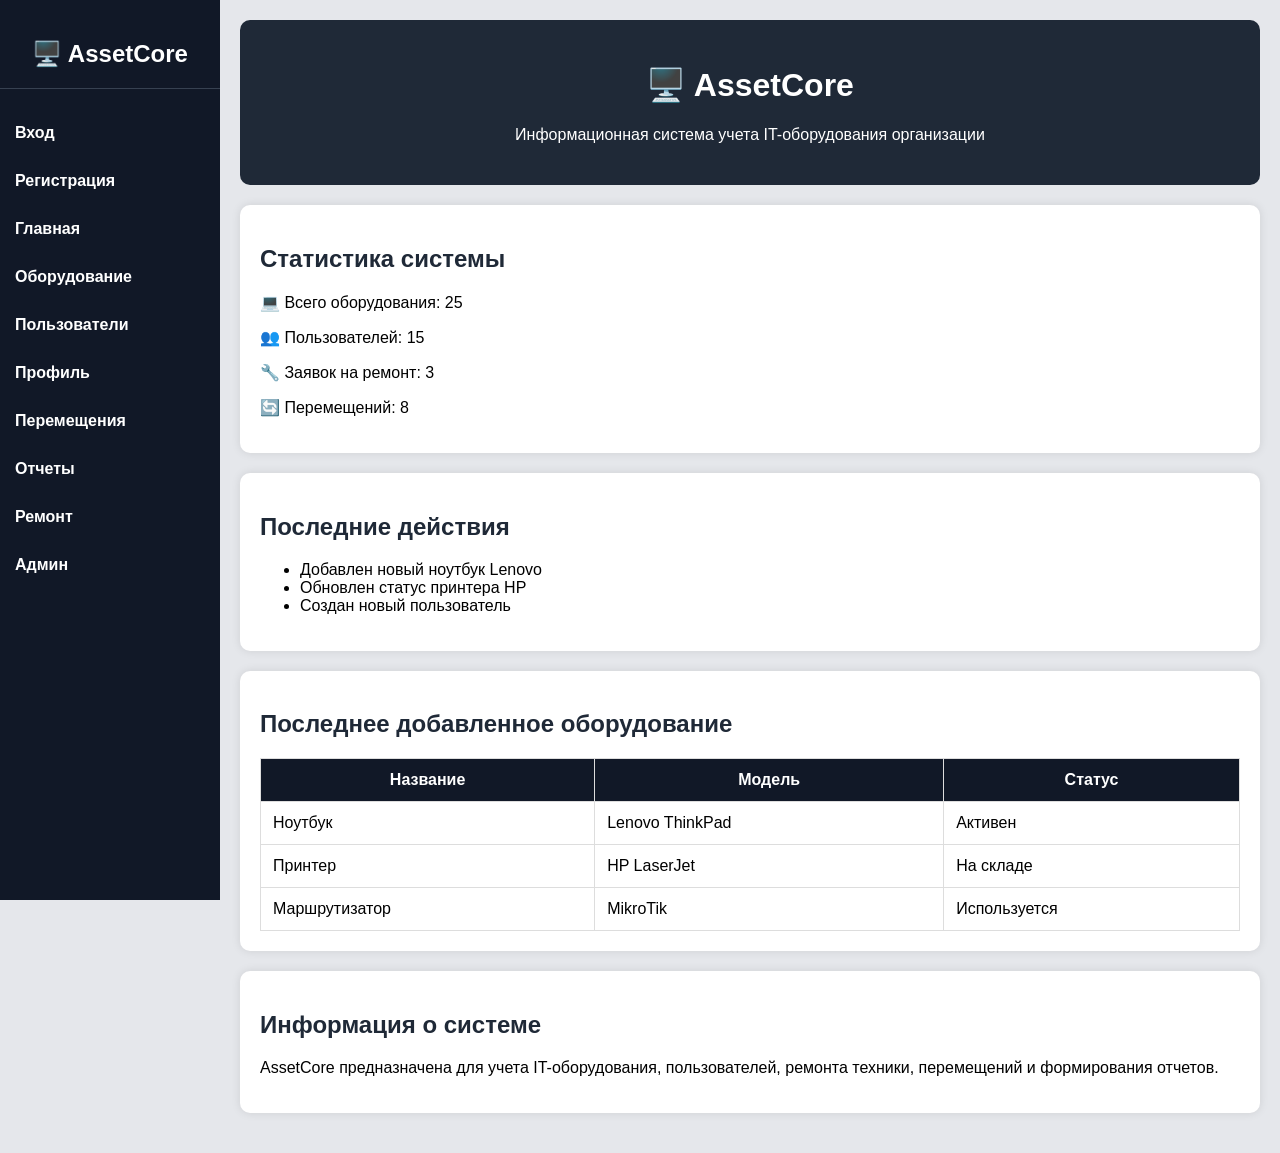
<file: index.html>
<!DOCTYPE html>
<html lang="ru">

<head>
    <meta charset="UTF-8">
    <meta name="viewport" content="width=device-width, initial-scale=1.0">
    <title>AssetCore - Главная</title>
    <link rel="stylesheet" href="style.css">
</head>

<body>

<div class="sidebar">

    <h2>🖥️ AssetCore</h2>

    <a href="login.html">Вход</a>
    <a href="register.html">Регистрация</a>
    <a href="index.html">Главная</a>
    <a href="equipment.html">Оборудование</a>
    <a href="users.html">Пользователи</a>
    <a href="profile.html">Профиль</a>
    <a href="movement.html">Перемещения</a>
    <a href="reports.html">Отчеты</a>
    <a href="repair.html">Ремонт</a>
    <a href="admin.html">Админ</a>

</div>

<div class="main">

<header>
    <h1>🖥️ AssetCore</h1>
    <p>Информационная система учета IT-оборудования организации</p>
</header>

<div class="container">

    <div class="card">
        <h2>Статистика системы</h2>

        <p>💻 Всего оборудования: 25</p>
        <p>👥 Пользователей: 15</p>
        <p>🔧 Заявок на ремонт: 3</p>
        <p>🔄 Перемещений: 8</p>
    </div>

    <div class="card">
        <h2>Последние действия</h2>

        <ul>
            <li>Добавлен новый ноутбук Lenovo</li>
            <li>Обновлен статус принтера HP</li>
            <li>Создан новый пользователь</li>
        </ul>
    </div>

    <div class="card">
        <h2>Последнее добавленное оборудование</h2>

        <table width="100%" border="1" cellspacing="0" cellpadding="10">

            <tr>
                <th>Название</th>
                <th>Модель</th>
                <th>Статус</th>
            </tr>

            <tr>
                <td>Ноутбук</td>
                <td>Lenovo ThinkPad</td>
                <td>Активен</td>
            </tr>

            <tr>
                <td>Принтер</td>
                <td>HP LaserJet</td>
                <td>На складе</td>
            </tr>

            <tr>
                <td>Маршрутизатор</td>
                <td>MikroTik</td>
                <td>Используется</td>
            </tr>

        </table>

    </div>

    <div class="card">
        <h2>Информация о системе</h2>

        <p>
            AssetCore предназначена для учета IT-оборудования,
            пользователей, ремонта техники, перемещений и формирования отчетов.
        </p>
    </div>

</div>

</div>

<script src="script.js"></script>

</body>
</html>
</file>
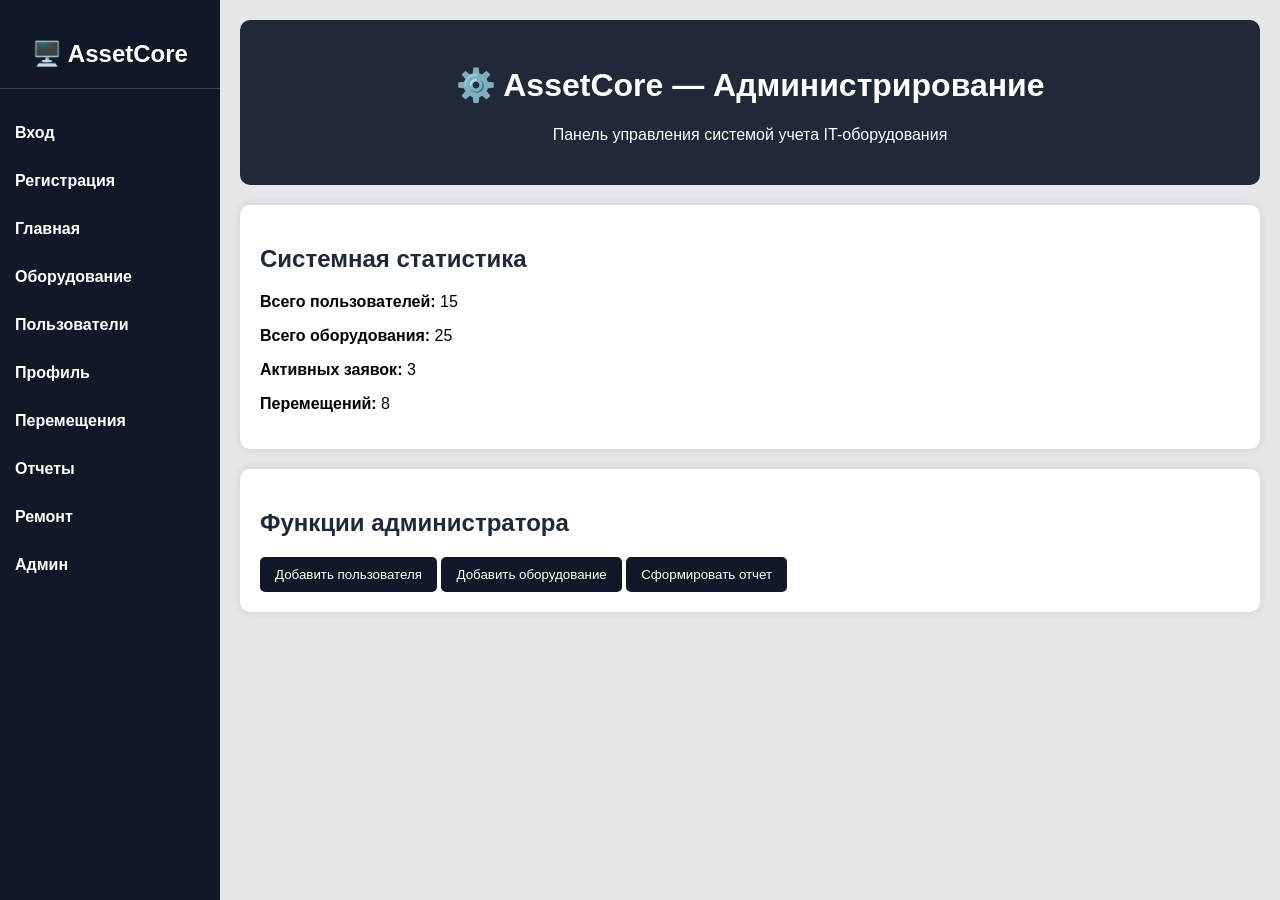
<file: admin.html>
<!DOCTYPE html>
<html lang="ru">

<head>
    <meta charset="UTF-8">
    <meta name="viewport" content="width=device-width, initial-scale=1.0">
    <title>AssetCore - Администрирование</title>
    <link rel="stylesheet" href="style.css">
</head>

<body>

<div class="sidebar">

    <h2>🖥️ AssetCore</h2>

    <a href="login.html">Вход</a>
    <a href="register.html">Регистрация</a>
    <a href="index.html">Главная</a>
    <a href="equipment.html">Оборудование</a>
    <a href="users.html">Пользователи</a>
    <a href="profile.html">Профиль</a>
    <a href="movement.html">Перемещения</a>
    <a href="reports.html">Отчеты</a>
    <a href="repair.html">Ремонт</a>
    <a href="admin.html">Админ</a>

</div>

<div class="main">

<header>
    <h1>⚙️ AssetCore — Администрирование</h1>
    <p>Панель управления системой учета IT-оборудования</p>
</header>

<div class="container">

    <div class="card">

        <h2>Системная статистика</h2>

        <p><strong>Всего пользователей:</strong> 15</p>
        <p><strong>Всего оборудования:</strong> 25</p>
        <p><strong>Активных заявок:</strong> 3</p>
        <p><strong>Перемещений:</strong> 8</p>

    </div>

    <div class="card">

        <h2>Функции администратора</h2>

        <button>Добавить пользователя</button>
        <button>Добавить оборудование</button>
        <button>Сформировать отчет</button>

    </div>

</div>

</div>

<script src="script.js"></script>

</body>
</html>
</file>
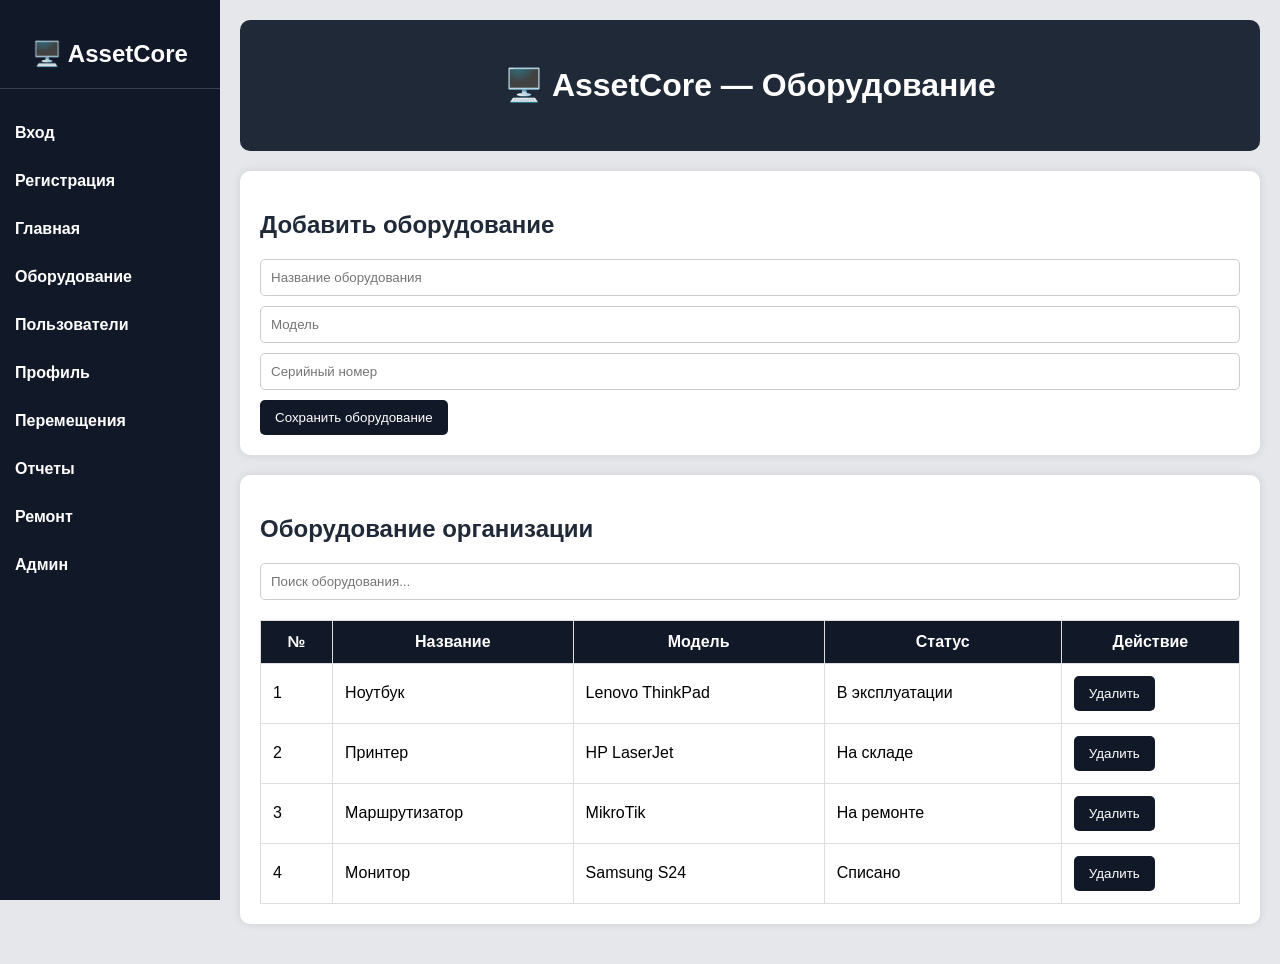
<file: equipment.html>
<!DOCTYPE html>
<html lang="ru">

<head>
    <meta charset="UTF-8">
    <meta name="viewport" content="width=device-width, initial-scale=1.0">
    <title>AssetCore - Оборудование</title>
    <link rel="stylesheet" href="style.css">
</head>

<body>

<div class="sidebar">

    <h2>🖥️ AssetCore</h2>

    <a href="login.html">Вход</a>
    <a href="register.html">Регистрация</a>
    <a href="index.html">Главная</a>
    <a href="equipment.html">Оборудование</a>
    <a href="users.html">Пользователи</a>
    <a href="profile.html">Профиль</a>
    <a href="movement.html">Перемещения</a>
    <a href="reports.html">Отчеты</a>
    <a href="repair.html">Ремонт</a>
    <a href="admin.html">Админ</a>

</div>

<div class="main">

<header>
    <h1>🖥️ AssetCore — Оборудование</h1>
</header>

<div class="container">

    <div class="card">

        <h2>Добавить оборудование</h2>

        <input type="text" placeholder="Название оборудования"
        style="width:100%; padding:10px; margin-bottom:10px;">

        <input type="text" placeholder="Модель"
        style="width:100%; padding:10px; margin-bottom:10px;">

        <input type="text" placeholder="Серийный номер"
        style="width:100%; padding:10px; margin-bottom:10px;">

        <button onclick="addEquipment()">
            Сохранить оборудование
        </button>

    </div>

    <div class="card">

        <h2>Оборудование организации</h2>

        <input type="text" placeholder="Поиск оборудования..."
        style="width:100%; padding:10px; margin-bottom:20px;">

        <table width="100%" border="1" cellspacing="0" cellpadding="10">

            <tr>
                <th>№</th>
                <th>Название</th>
                <th>Модель</th>
                <th>Статус</th>
                <th>Действие</th>
            </tr>

            <tr>
                <td>1</td>
                <td>Ноутбук</td>
                <td>Lenovo ThinkPad</td>
                <td>В эксплуатации</td>
                <td>
                    <button onclick="deleteItem()">Удалить</button>
                </td>
            </tr>

            <tr>
                <td>2</td>
                <td>Принтер</td>
                <td>HP LaserJet</td>
                <td>На складе</td>
                <td>
                    <button onclick="deleteItem()">Удалить</button>
                </td>
            </tr>

            <tr>
                <td>3</td>
                <td>Маршрутизатор</td>
                <td>MikroTik</td>
                <td>На ремонте</td>
                <td>
                    <button onclick="deleteItem()">Удалить</button>
                </td>
            </tr>

            <tr>
                <td>4</td>
                <td>Монитор</td>
                <td>Samsung S24</td>
                <td>Списано</td>
                <td>
                    <button onclick="deleteItem()">Удалить</button>
                </td>
            </tr>

        </table>

    </div>

</div>

</div>

<script src="script.js"></script>

</body>
</html>
</file>
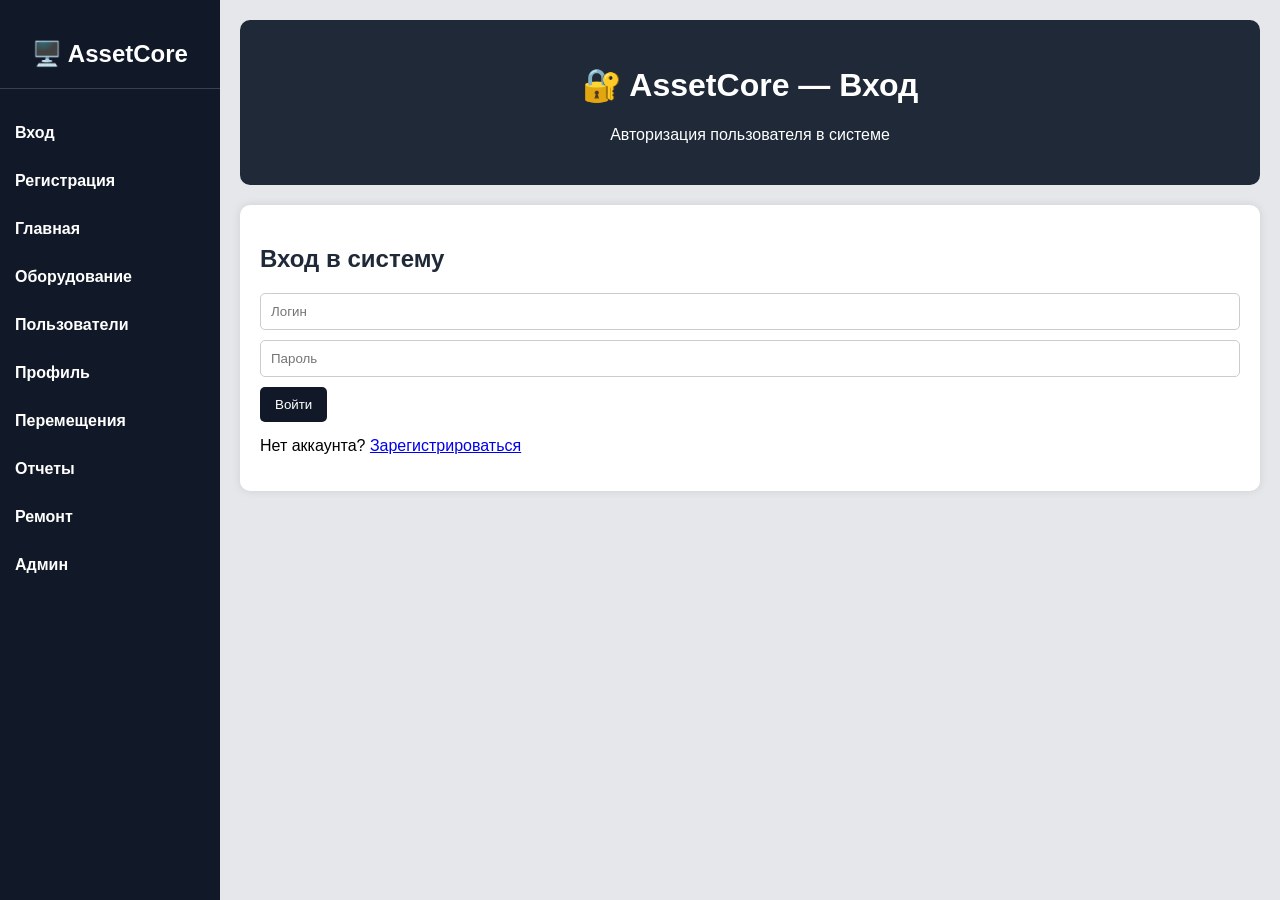
<file: login.html>
<!DOCTYPE html>
<html lang="ru">

<head>
    <meta charset="UTF-8">
    <meta name="viewport" content="width=device-width, initial-scale=1.0">
    <title>AssetCore - Вход</title>
    <link rel="stylesheet" href="style.css">
</head>

<body>

<div class="sidebar">

    <h2>🖥️ AssetCore</h2>

    <a href="login.html">Вход</a>
    <a href="register.html">Регистрация</a>
    <a href="index.html">Главная</a>
    <a href="equipment.html">Оборудование</a>
    <a href="users.html">Пользователи</a>
    <a href="profile.html">Профиль</a>
    <a href="movement.html">Перемещения</a>
    <a href="reports.html">Отчеты</a>
    <a href="repair.html">Ремонт</a>
    <a href="admin.html">Админ</a>

</div>

<div class="main">

<header>
    <h1>🔐 AssetCore — Вход</h1>
    <p>Авторизация пользователя в системе</p>
</header>

<div class="container">

    <div class="card">

        <h2>Вход в систему</h2>

        <input type="text" placeholder="Логин">

        <input type="password" placeholder="Пароль">

        <button onclick="loginUser()">
            Войти
        </button>

        <p style="margin-top:15px;">
            Нет аккаунта?
            <a href="register.html">Зарегистрироваться</a>
        </p>

    </div>

</div>

</div>

<script src="script.js"></script>

</body>
</html>
</file>
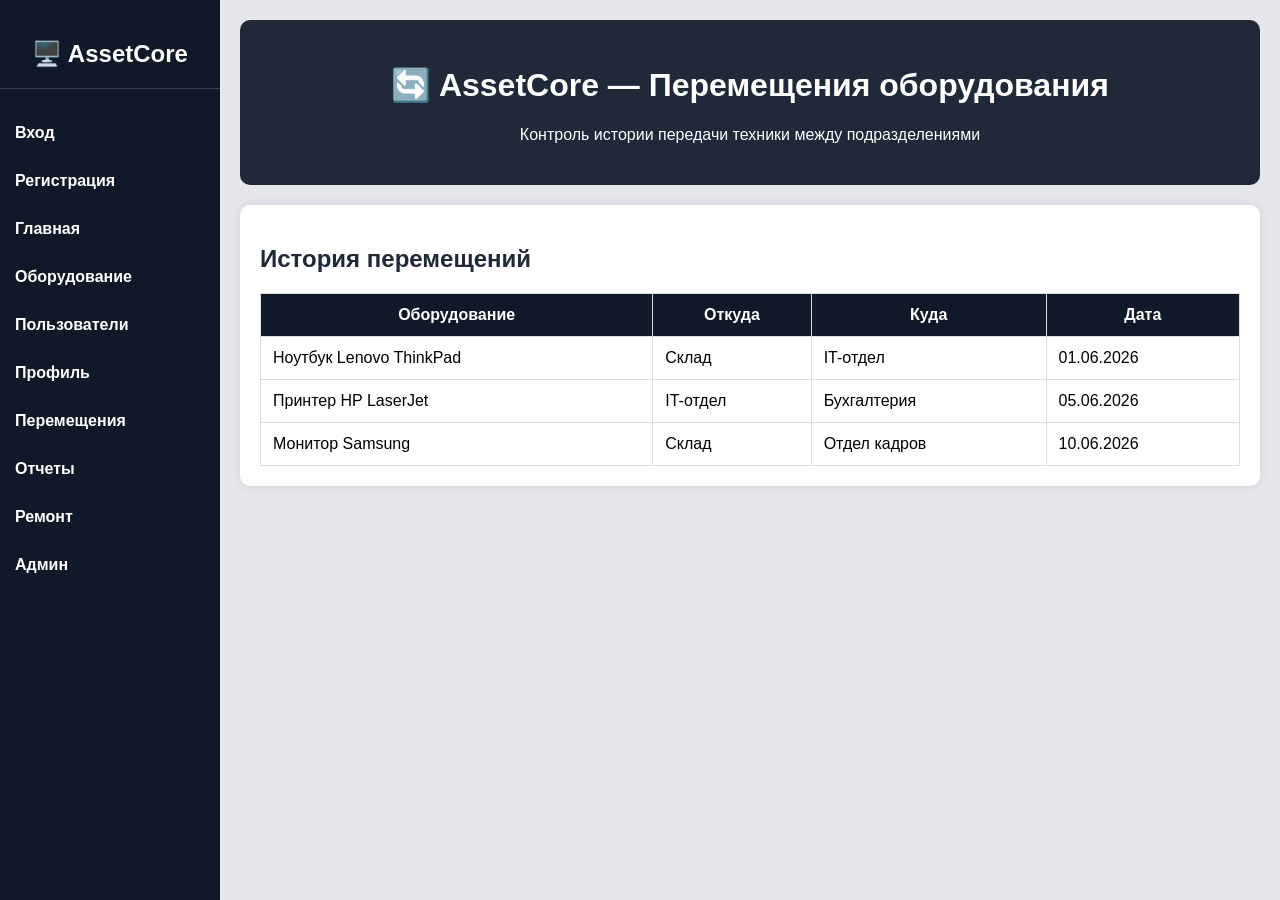
<file: movement.html>
<!DOCTYPE html>
<html lang="ru">

<head>
    <meta charset="UTF-8">
    <meta name="viewport" content="width=device-width, initial-scale=1.0">
    <title>AssetCore - Перемещения</title>
    <link rel="stylesheet" href="style.css">
</head>

<body>

<div class="sidebar">

    <h2>🖥️ AssetCore</h2>

    <a href="login.html">Вход</a>
    <a href="register.html">Регистрация</a>
    <a href="index.html">Главная</a>
    <a href="equipment.html">Оборудование</a>
    <a href="users.html">Пользователи</a>
    <a href="profile.html">Профиль</a>
    <a href="movement.html">Перемещения</a>
    <a href="reports.html">Отчеты</a>
    <a href="repair.html">Ремонт</a>
    <a href="admin.html">Админ</a>

</div>

<div class="main">

<header>
    <h1>🔄 AssetCore — Перемещения оборудования</h1>
    <p>Контроль истории передачи техники между подразделениями</p>
</header>

<div class="container">

    <div class="card">

        <h2>История перемещений</h2>

        <table width="100%" border="1" cellspacing="0" cellpadding="10">

            <tr>
                <th>Оборудование</th>
                <th>Откуда</th>
                <th>Куда</th>
                <th>Дата</th>
            </tr>

            <tr>
                <td>Ноутбук Lenovo ThinkPad</td>
                <td>Склад</td>
                <td>IT-отдел</td>
                <td>01.06.2026</td>
            </tr>

            <tr>
                <td>Принтер HP LaserJet</td>
                <td>IT-отдел</td>
                <td>Бухгалтерия</td>
                <td>05.06.2026</td>
            </tr>

            <tr>
                <td>Монитор Samsung</td>
                <td>Склад</td>
                <td>Отдел кадров</td>
                <td>10.06.2026</td>
            </tr>

        </table>

    </div>

</div>

</div>

<script src="script.js"></script>

</body>
</html>
</file>
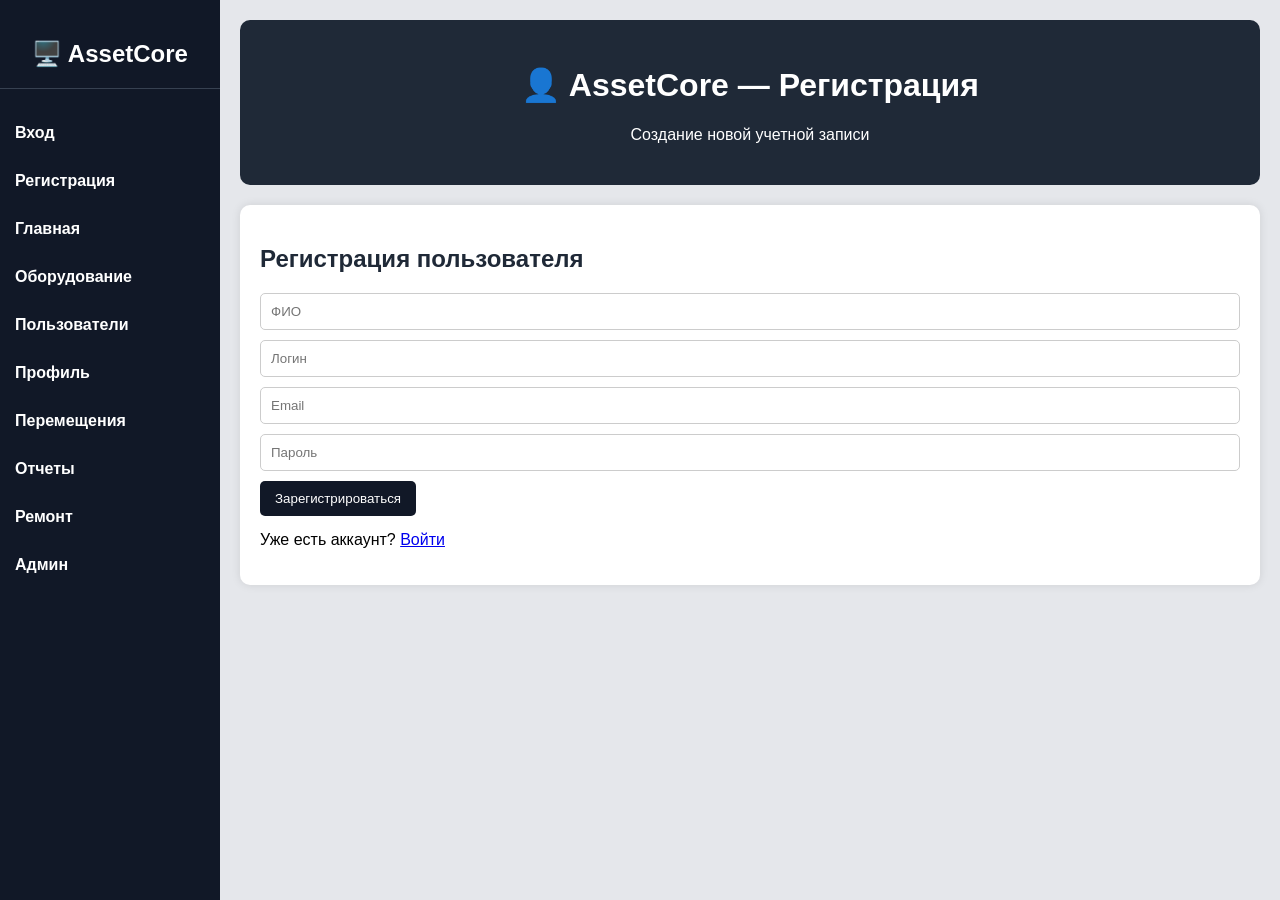
<file: register.html>
<!DOCTYPE html>
<html lang="ru">

<head>
    <meta charset="UTF-8">
    <meta name="viewport" content="width=device-width, initial-scale=1.0">
    <title>AssetCore - Регистрация</title>
    <link rel="stylesheet" href="style.css">
</head>

<body>

<div class="sidebar">

    <h2>🖥️ AssetCore</h2>

    <a href="login.html">Вход</a>
    <a href="register.html">Регистрация</a>
    <a href="index.html">Главная</a>
    <a href="equipment.html">Оборудование</a>
    <a href="users.html">Пользователи</a>
    <a href="profile.html">Профиль</a>
    <a href="movement.html">Перемещения</a>
    <a href="reports.html">Отчеты</a>
    <a href="repair.html">Ремонт</a>
    <a href="admin.html">Админ</a>

</div>

<div class="main">

<header>
    <h1>👤 AssetCore — Регистрация</h1>
    <p>Создание новой учетной записи</p>
</header>

<div class="container">

    <div class="card">

        <h2>Регистрация пользователя</h2>

        <input type="text" placeholder="ФИО">

        <input type="text" placeholder="Логин">

        <input type="email" placeholder="Email">

        <input type="password" placeholder="Пароль">

        <button onclick="registerUser()">
            Зарегистрироваться
        </button>

        <p style="margin-top:15px;">
            Уже есть аккаунт?
            <a href="login.html">Войти</a>
        </p>

    </div>

</div>

</div>

<script src="script.js"></script>

</body>
</html>
</file>
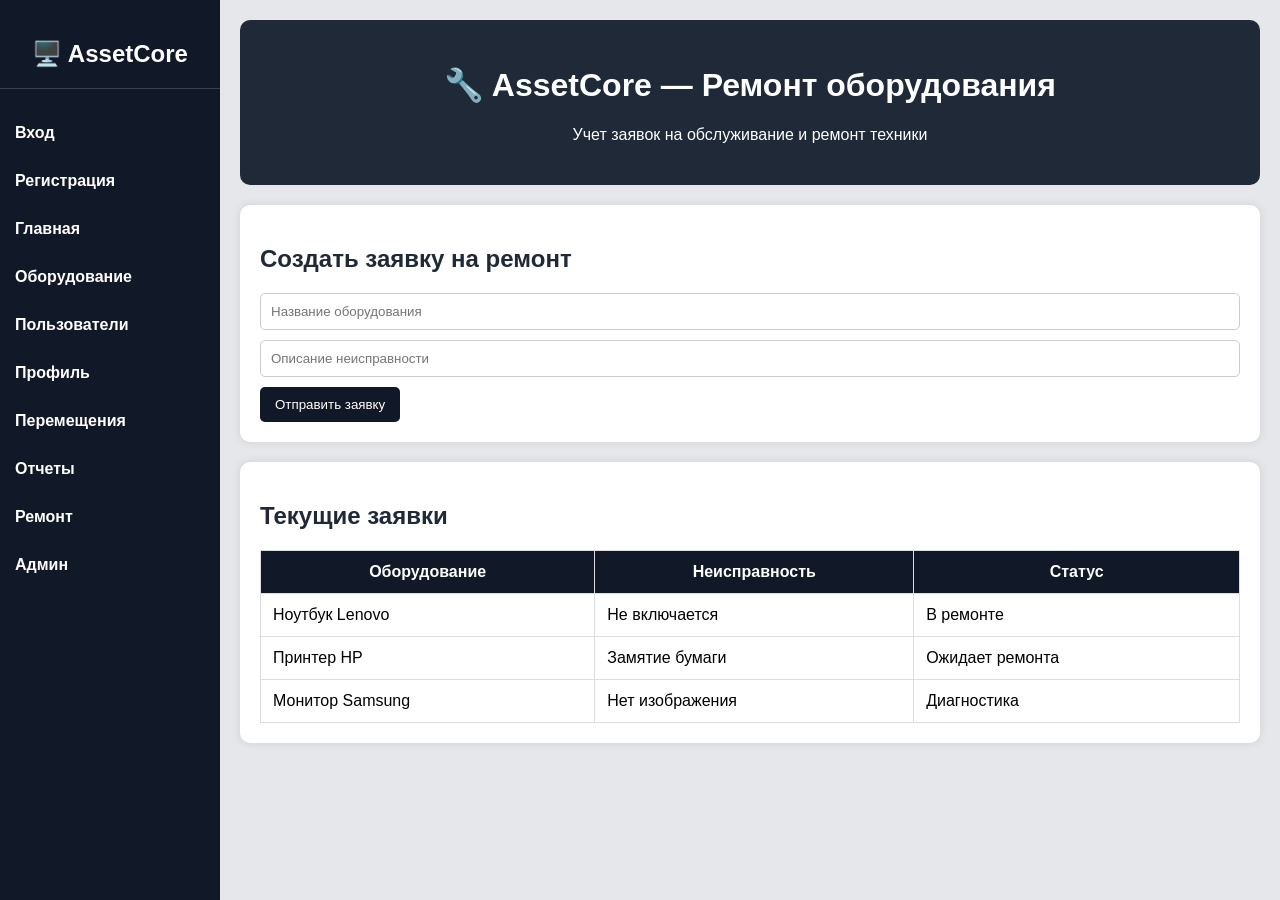
<file: repair.html>
<!DOCTYPE html>
<html lang="ru">

<head>
    <meta charset="UTF-8">
    <meta name="viewport" content="width=device-width, initial-scale=1.0">
    <title>AssetCore - Ремонт</title>
    <link rel="stylesheet" href="style.css">
</head>

<body>

<div class="sidebar">

    <h2>🖥️ AssetCore</h2>

    <a href="login.html">Вход</a>
    <a href="register.html">Регистрация</a>
    <a href="index.html">Главная</a>
    <a href="equipment.html">Оборудование</a>
    <a href="users.html">Пользователи</a>
    <a href="profile.html">Профиль</a>
    <a href="movement.html">Перемещения</a>
    <a href="reports.html">Отчеты</a>
    <a href="repair.html">Ремонт</a>
    <a href="admin.html">Админ</a>

</div>

<div class="main">

<header>
    <h1>🔧 AssetCore — Ремонт оборудования</h1>
    <p>Учет заявок на обслуживание и ремонт техники</p>
</header>

<div class="container">

    <div class="card">

        <h2>Создать заявку на ремонт</h2>

        <input type="text" placeholder="Название оборудования">

        <input type="text" placeholder="Описание неисправности">

        <button>
            Отправить заявку
        </button>

    </div>

    <div class="card">

        <h2>Текущие заявки</h2>

        <table width="100%" border="1" cellspacing="0" cellpadding="10">

            <tr>
                <th>Оборудование</th>
                <th>Неисправность</th>
                <th>Статус</th>
            </tr>

            <tr>
                <td>Ноутбук Lenovo</td>
                <td>Не включается</td>
                <td>В ремонте</td>
            </tr>

            <tr>
                <td>Принтер HP</td>
                <td>Замятие бумаги</td>
                <td>Ожидает ремонта</td>
            </tr>

            <tr>
                <td>Монитор Samsung</td>
                <td>Нет изображения</td>
                <td>Диагностика</td>
            </tr>

        </table>

    </div>

</div>

</div>

<script src="script.js"></script>

</body>
</html>
</file>
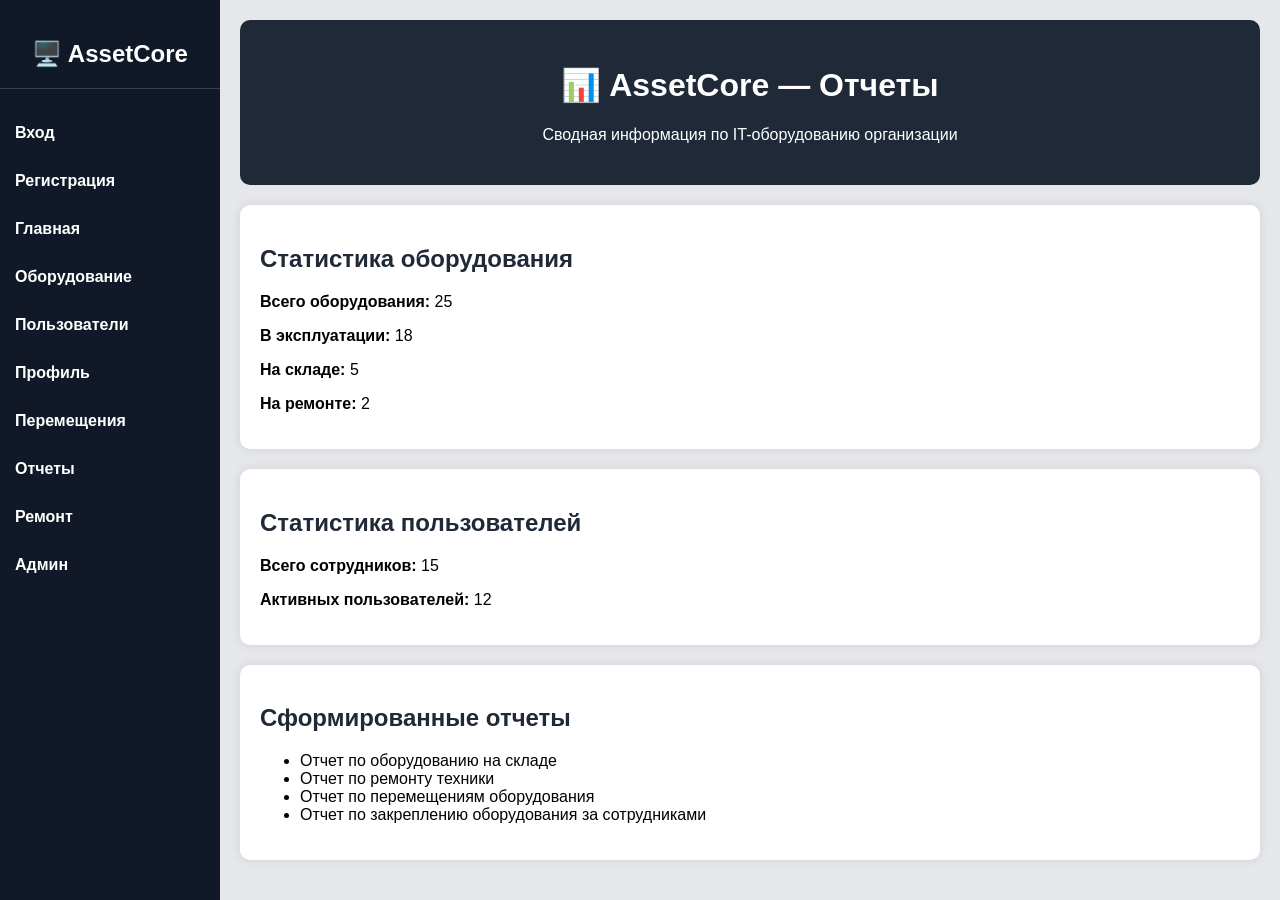
<file: reports.html>
<!DOCTYPE html>
<html lang="ru">

<head>
    <meta charset="UTF-8">
    <meta name="viewport" content="width=device-width, initial-scale=1.0">
    <title>AssetCore - Отчеты</title>
    <link rel="stylesheet" href="style.css">
</head>

<body>

<div class="sidebar">

    <h2>🖥️ AssetCore</h2>

    <a href="login.html">Вход</a>
    <a href="register.html">Регистрация</a>
    <a href="index.html">Главная</a>
    <a href="equipment.html">Оборудование</a>
    <a href="users.html">Пользователи</a>
    <a href="profile.html">Профиль</a>
    <a href="movement.html">Перемещения</a>
    <a href="reports.html">Отчеты</a>
    <a href="repair.html">Ремонт</a>
    <a href="admin.html">Админ</a>

</div>

<div class="main">

<header>
    <h1>📊 AssetCore — Отчеты</h1>
    <p>Сводная информация по IT-оборудованию организации</p>
</header>

<div class="container">

    <div class="card">

        <h2>Статистика оборудования</h2>

        <p><strong>Всего оборудования:</strong> 25</p>
        <p><strong>В эксплуатации:</strong> 18</p>
        <p><strong>На складе:</strong> 5</p>
        <p><strong>На ремонте:</strong> 2</p>

    </div>

    <div class="card">

        <h2>Статистика пользователей</h2>

        <p><strong>Всего сотрудников:</strong> 15</p>
        <p><strong>Активных пользователей:</strong> 12</p>

    </div>

    <div class="card">

        <h2>Сформированные отчеты</h2>

        <ul>
            <li>Отчет по оборудованию на складе</li>
            <li>Отчет по ремонту техники</li>
            <li>Отчет по перемещениям оборудования</li>
            <li>Отчет по закреплению оборудования за сотрудниками</li>
        </ul>

    </div>

</div>

</div>

<script src="script.js"></script>

</body>
</html>
</file>
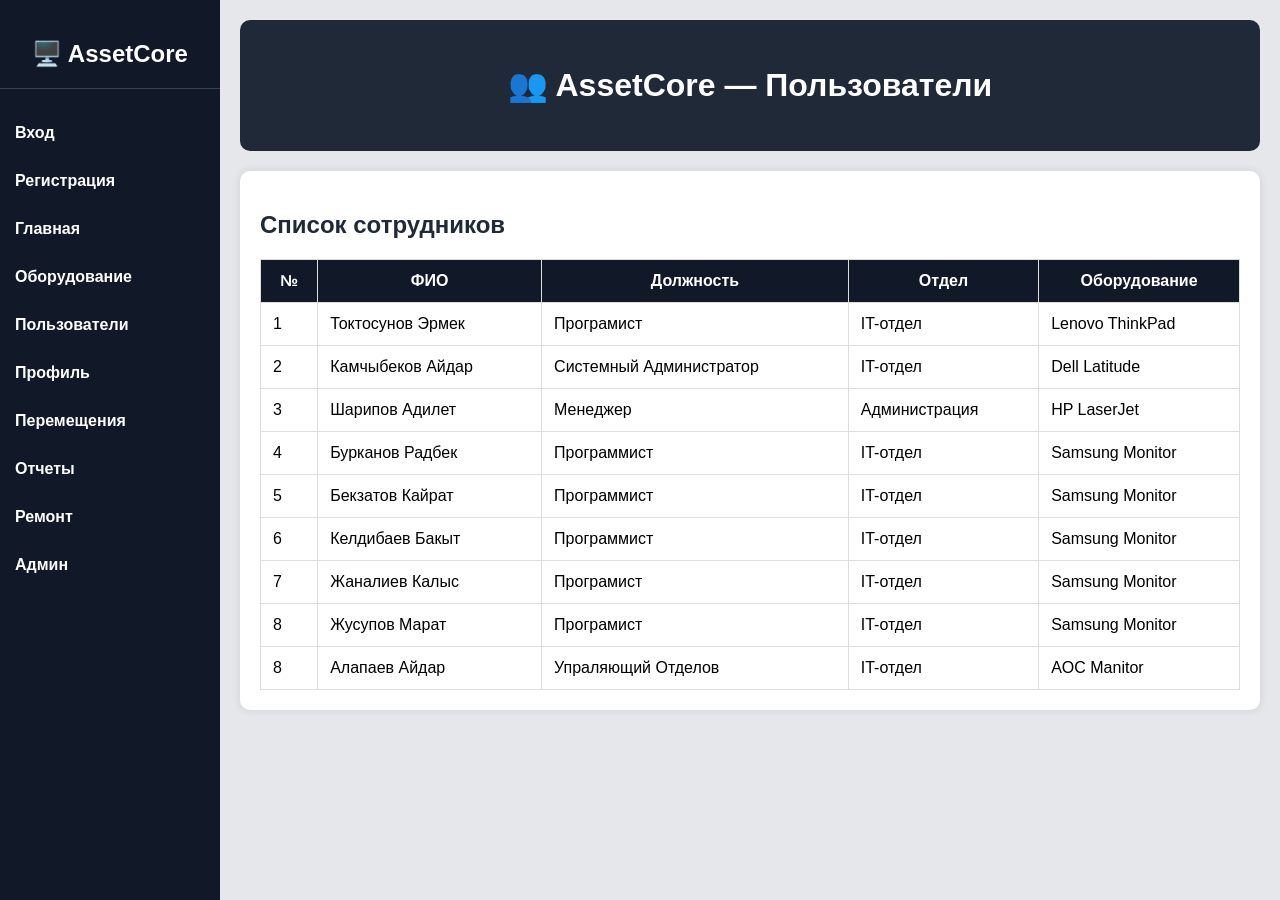
<file: users.html>
<!DOCTYPE html>
<html lang="ru">

<head>
    <meta charset="UTF-8">
    <meta name="viewport" content="width=device-width, initial-scale=1.0">
    <title>AssetCore - Пользователи</title>
    <link rel="stylesheet" href="style.css">
</head>

<body>

<div class="sidebar">

    <h2>🖥️ AssetCore</h2>

    <a href="login.html">Вход</a>
    <a href="register.html">Регистрация</a>
    <a href="index.html">Главная</a>
    <a href="equipment.html">Оборудование</a>
    <a href="users.html">Пользователи</a>
    <a href="profile.html">Профиль</a>
    <a href="movement.html">Перемещения</a>
    <a href="reports.html">Отчеты</a>
    <a href="repair.html">Ремонт</a>
    <a href="admin.html">Админ</a>

</div>

<div class="main">

<header>
    <h1>👥 AssetCore — Пользователи</h1>
</header>

<div class="container">

    <div class="card">

        <h2>Список сотрудников</h2>

        <table width="100%" border="1" cellspacing="0" cellpadding="10">

            <tr>
                <th>№</th>
                <th>ФИО</th>
                <th>Должность</th>
                <th>Отдел</th>
                <th>Оборудование</th>
            </tr>

            <tr>
                <td>1</td>
                <td>Токтосунов Эрмек</td>
                <td>Програмист</td>
                <td>IT-отдел</td>
                <td>Lenovo ThinkPad</td>
            </tr>

            <tr>
                <td>2</td>
                <td>Камчыбеков Айдар</td>
                <td>Системный Администратор</td>
                <td>IT-отдел</td>
                <td>Dell Latitude</td>
            </tr>

            <tr>
                <td>3</td>
                <td>Шарипов Адилет</td>
                <td>Менеджер</td>
                <td>Администрация</td>
                <td>HP LaserJet</td>
            </tr>

            <tr>
                <td>4</td>
                <td>Бурканов Радбек</td>
                <td>Программист</td>
                <td>IT-отдел</td>
                <td>Samsung Monitor</td>
            </tr>

            <tr>
                <td>5</td>
                <td>Бекзатов Кайрат</td>
                <td>Программист</td>
                <td>IT-отдел</td>
                <td>Samsung Monitor</td>
            </tr>

            <tr>
                <td>6</td>
                <td>Келдибаев Бакыт</td>
                <td>Программист</td>
                <td>IT-отдел</td>
                <td>Samsung Monitor</td>
            </tr>

            <tr>
                <td>7</td>
                <td>Жаналиев Калыс</td>
                <td>Програмист</td>
                <td>IT-отдел</td>
                <td>Samsung Monitor</td>
            </tr>

            <tr>
                <td>8</td>
                <td>Жусупов Марат</td>
                <td>Програмист</td>
                <td>IT-отдел</td>
                <td>Samsung Monitor</td>
            </tr>

            <tr>
                <td>8</td>
                <td>Алапаев Айдар</td>
                <td>Упраляющий Отделов</td>
                <td>IT-отдел</td>
                <td>AOC Manitor</td>
            </tr>
        </table>

    </div>

</div>

</div>

<script src="script.js"></script>

</body>
</html>
</file>
<file: style.css>
body{
    margin:0;
    font-family:Arial, sans-serif;
    background:#e5e7eb;
}

.sidebar{
    width:220px;
    height:100vh;
    background:#111827;
    position:fixed;
    left:0;
    top:0;
    overflow:auto;
}

.sidebar h2{
    color:white;
    text-align:center;
    padding:20px 0;
    border-bottom:1px solid #374151;
}

.sidebar a{
    display:block;
    color:white;
    padding:15px;
    text-decoration:none;
    font-weight:bold;
}

.sidebar a:hover{
    background:#374151;
}

.main{
    margin-left:220px;
    padding:20px;
}

header{
    background:#1f2937;
    color:white;
    text-align:center;
    padding:25px;
    border-radius:10px;
}

.container{
    margin-top:20px;
}

.card{
    background:white;
    padding:20px;
    margin-bottom:20px;
    border-radius:10px;
    box-shadow:0 0 10px rgba(0,0,0,0.1);
    transition:0.3s;
}

.card:hover{
    transform:translateY(-5px);
}

h2{
    color:#1f2937;
}

table{
    width:100%;
    background:white;
    border-collapse:collapse;
}

th{
    background:#111827;
    color:white;
}

td, th{
    padding:12px;
    border:1px solid #ddd;
}

button{
    background:#111827;
    color:white;
    border:none;
    padding:10px 15px;
    border-radius:5px;
    cursor:pointer;
}

button:hover{
    background:#374151;
}

input{
    width:100%;
    padding:10px;
    border:1px solid #ccc;
    border-radius:5px;
    margin-bottom:10px;
    box-sizing:border-box;
}

footer{
    background:#111827;
    color:white;
    text-align:center;
    padding:20px;
    margin-top:30px;
    border-radius:10px;
}
</file>
